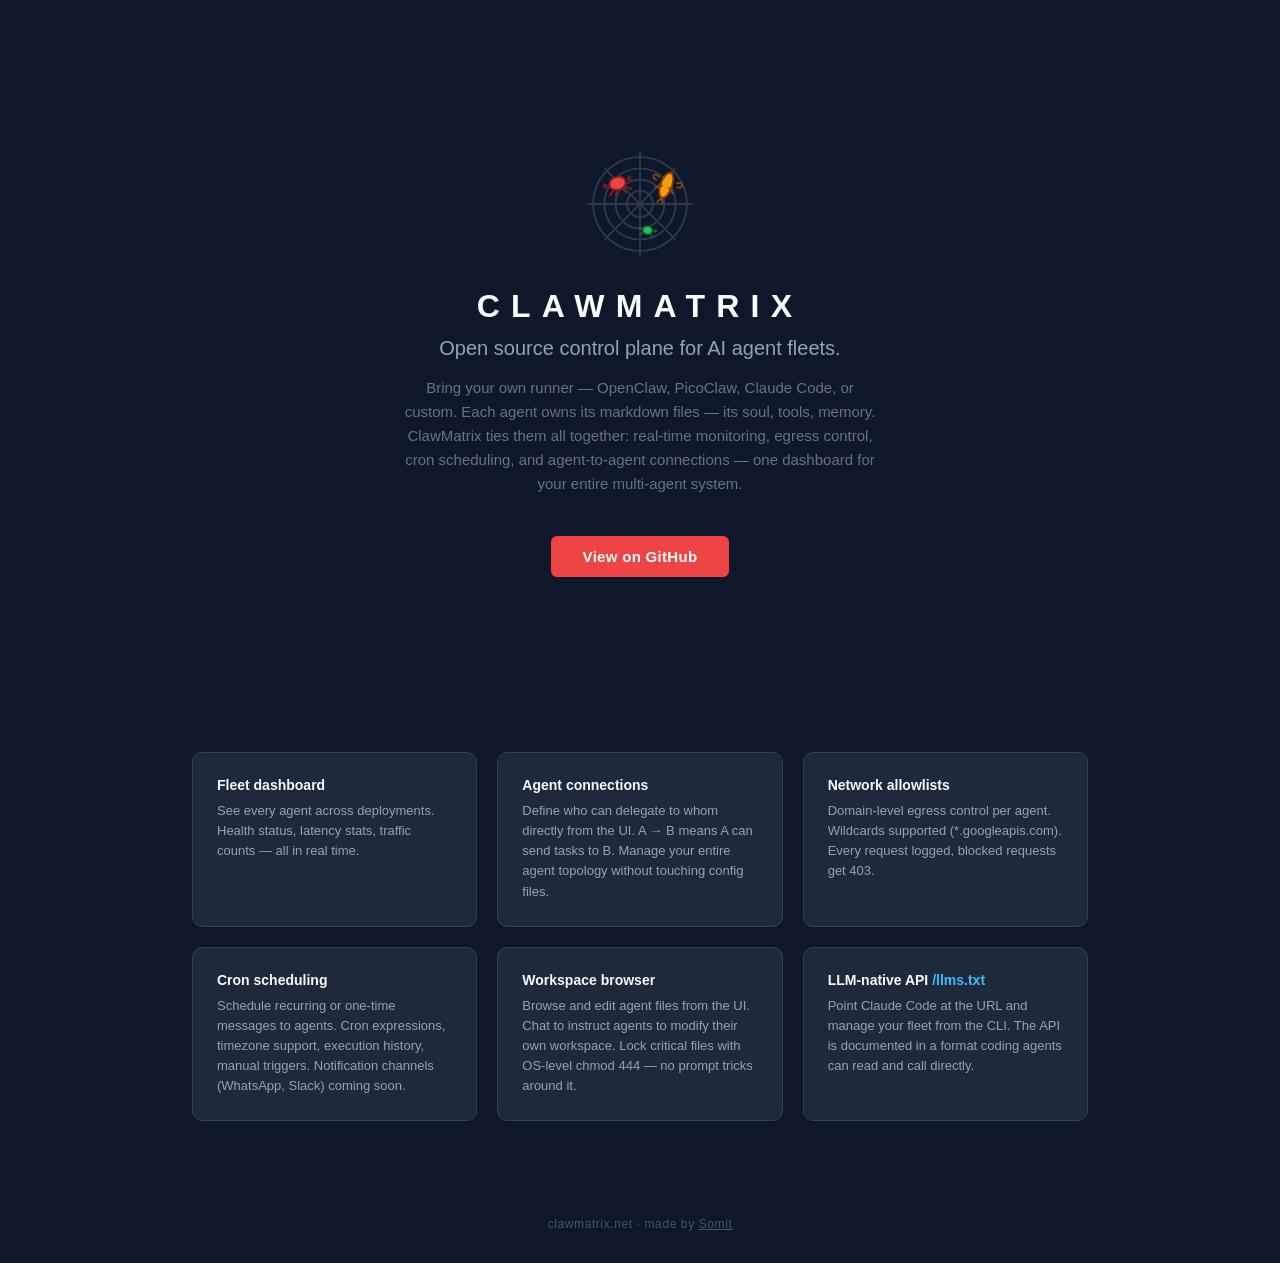
<file: website/index.html>
<!DOCTYPE html>
<html lang="en">
<head>
  <meta charset="UTF-8">
  <meta name="viewport" content="width=device-width, initial-scale=1.0">
  <title>ClawMatrix — Open Source AI Agent Control Plane</title>
  <meta name="description" content="ClawMatrix is an open source control plane for AI agent fleets. Monitor agents, control network egress, schedule tasks, and manage agent-to-agent connections — works with OpenClaw, PicoClaw, Claude Code, and any runtime.">
  <meta name="keywords" content="AI agent management, AI agent control plane, multi-agent orchestration, AI agent monitoring, agent fleet management, open source AI agents, agent network control, Claude agent, OpenClaw, PicoClaw, agent scheduling, agent-to-agent communication, AI agent platform">
  <link rel="canonical" href="https://clawmatrix.net">

  <!-- Open Graph -->
  <meta property="og:type" content="website">
  <meta property="og:url" content="https://clawmatrix.net">
  <meta property="og:title" content="ClawMatrix — Open Source AI Agent Control Plane">
  <meta property="og:description" content="Monitor agents, control network egress, schedule tasks, and manage agent-to-agent connections. Works with any agent runtime.">
  <meta property="og:image" content="https://clawmatrix.net/og.png">

  <!-- Twitter Card -->
  <meta name="twitter:card" content="summary_large_image">
  <meta name="twitter:title" content="ClawMatrix — Open Source AI Agent Control Plane">
  <meta name="twitter:description" content="Monitor agents, control network egress, schedule tasks, and manage agent-to-agent connections. Works with any agent runtime.">
  <meta name="twitter:image" content="https://clawmatrix.net/og.png">

  <!-- Structured Data -->
  <script type="application/ld+json">
  {
    "@context": "https://schema.org",
    "@type": "SoftwareApplication",
    "name": "ClawMatrix",
    "description": "Open source control plane for AI agent fleets. Register agents, control network egress, schedule tasks, and manage agent-to-agent connections.",
    "url": "https://clawmatrix.net",
    "applicationCategory": "DeveloperApplication",
    "operatingSystem": "Linux, macOS",
    "offers": { "@type": "Offer", "price": "0", "priceCurrency": "USD" },
    "codeRepository": "https://github.com/somit/clawmatrix",
    "license": "https://github.com/somit/clawmatrix/blob/main/LICENSE",
    "keywords": "AI agents, multi-agent, control plane, fleet management, orchestration"
  }
  </script>
  <style>
    *, *::before, *::after { margin: 0; padding: 0; box-sizing: border-box; }

    body {
      background: #0F172A;
      color: #E2E8F0;
      font-family: -apple-system, BlinkMacSystemFont, 'Segoe UI', Roboto, Oxygen, Ubuntu, Cantarell, sans-serif;
      -webkit-font-smoothing: antialiased;
    }

    /* Hero */
    .hero {
      min-height: 80vh;
      display: flex;
      flex-direction: column;
      align-items: center;
      justify-content: center;
      text-align: center;
      padding: 2rem;
    }

    .logo {
      width: 120px;
      height: 120px;
      margin-bottom: 1.5rem;
    }

    .wordmark {
      font-size: 2rem;
      font-weight: 700;
      letter-spacing: 0.35em;
      text-transform: uppercase;
      color: #F8FAFC;
      margin-bottom: 0.75rem;
    }

    .tagline {
      font-size: 1.25rem;
      color: #94A3B8;
      margin-bottom: 1rem;
      max-width: 520px;
    }

    .pitch {
      font-size: 0.9375rem;
      color: #64748B;
      max-width: 480px;
      line-height: 1.6;
      margin-bottom: 2.5rem;
    }

    .cta {
      display: inline-block;
      background: #EF4444;
      color: #fff;
      text-decoration: none;
      font-weight: 600;
      font-size: 0.9375rem;
      padding: 0.75rem 2rem;
      border-radius: 6px;
      letter-spacing: 0.02em;
      transition: background 0.15s;
    }

    .cta:hover { background: #DC2626; }

    /* Features */
    .features {
      max-width: 960px;
      margin: 0 auto;
      padding: 2rem 2rem 4rem;
      display: grid;
      grid-template-columns: repeat(3, 1fr);
      gap: 1.25rem;
    }

    .card {
      background: #1E293B;
      border: 1px solid #334155;
      border-radius: 10px;
      padding: 1.5rem;
    }

    .card-title {
      font-size: 0.875rem;
      font-weight: 600;
      color: #F8FAFC;
      margin-bottom: 0.5rem;
    }

    .card-desc {
      font-size: 0.8125rem;
      color: #94A3B8;
      line-height: 1.55;
    }

    .card-title .accent {
      color: #38BDF8;
    }

    /* Footer */
    .footer {
      text-align: center;
      padding: 2rem;
      font-size: 0.75rem;
      color: #475569;
      letter-spacing: 0.05em;
    }

    @media (max-width: 720px) {
      .features { grid-template-columns: 1fr; max-width: 400px; }
      .wordmark { font-size: 1.5rem; }
    }
  </style>
</head>
<body>
  <div class="hero">
    <!-- Logo: inlined from assets/logo.svg -->
    <svg class="logo" viewBox="0 0 128 128" fill="none" xmlns="http://www.w3.org/2000/svg" role="img" aria-label="ClawMatrix icon">
      <rect width="128" height="128" rx="18" fill="#0F172A"/>
      <g stroke="#334155" stroke-width="2" opacity="0.85">
        <circle cx="64" cy="64" r="14"/>
        <circle cx="64" cy="64" r="26"/>
        <circle cx="64" cy="64" r="38"/>
        <circle cx="64" cy="64" r="50"/>
        <path d="M64 8V120"/>
        <path d="M8 64H120"/>
        <path d="M26 26L102 102"/>
        <path d="M102 26L26 102"/>
      </g>
      <defs>
        <g id="crab-red" stroke="#7F1D1D" stroke-width="2" stroke-linecap="round" stroke-linejoin="round">
          <ellipse cx="0" cy="0" rx="9" ry="7" fill="#EF4444"/>
          <path d="M-12 -2 C-16 -6 -16 2 -12 0"/>
          <path d="M12 -2 C16 -6 16 2 12 0"/>
          <path d="M-7 6 L-12 10"/>
          <path d="M-3 7 L-6 12"/>
          <path d="M3 7 L6 12"/>
          <path d="M7 6 L12 10"/>
        </g>
        <g id="lobster" stroke="#92400E" stroke-width="2" stroke-linecap="round" stroke-linejoin="round">
          <ellipse cx="0" cy="0" rx="6" ry="14" fill="#F59E0B"/>
          <path d="M0 14 L-3 20"/>
          <path d="M0 14 L3 20"/>
          <path d="M-10 -6 C-18 -10 -18 -2 -12 -2"/>
          <path d="M10 -6 C18 -10 18 -2 12 -2"/>
          <path d="M-4 2 L-10 6"/>
          <path d="M4 2 L10 6"/>
        </g>
        <g id="crab-green" stroke="#166534" stroke-width="2" stroke-linecap="round" stroke-linejoin="round">
          <ellipse cx="0" cy="0" rx="6" ry="5" fill="#22C55E"/>
          <path d="M-8 -1 C-12 -4 -12 1 -8 0"/>
          <path d="M8 -1 C12 -4 12 1 8 0"/>
          <path d="M-5 4 L-8 7"/>
          <path d="M5 4 L8 7"/>
        </g>
      </defs>
      <g transform="translate(40 42) rotate(-18) scale(1)">
        <use href="#crab-red"/>
      </g>
      <g transform="translate(92 44) rotate(20) scale(1)">
        <use href="#lobster"/>
      </g>
      <g transform="translate(72 92) rotate(10) scale(0.85)">
        <use href="#crab-green"/>
      </g>
    </svg>

    <h1 class="wordmark">ClawMatrix</h1>
    <p class="tagline">Open source control plane for AI agent fleets.</p>
    <p class="pitch">Bring your own runner — OpenClaw, PicoClaw, Claude Code, or custom. Each agent owns its markdown files — its soul, tools, memory. ClawMatrix ties them all together: real-time monitoring, egress control, cron scheduling, and agent-to-agent connections — one dashboard for your entire multi-agent system.</p>
    <a class="cta" href="https://github.com/somit/clawmatrix">View on GitHub</a>
  </div>

  <div class="features">
    <div class="card">
      <div class="card-title">Fleet dashboard</div>
      <div class="card-desc">See every agent across deployments. Health status, latency stats, traffic counts — all in real time.</div>
    </div>
    <div class="card">
      <div class="card-title">Agent connections</div>
      <div class="card-desc">Define who can delegate to whom directly from the UI. <span class="accent">A → B</span> means A can send tasks to B. Manage your entire agent topology without touching config files.</div>
    </div>
    <div class="card">
      <div class="card-title">Network allowlists</div>
      <div class="card-desc">Domain-level egress control per agent. Wildcards supported (<span class="accent">*.googleapis.com</span>). Every request logged, blocked requests get <span class="accent">403</span>.</div>
    </div>
    <div class="card">
      <div class="card-title">Cron scheduling</div>
      <div class="card-desc">Schedule recurring or one-time messages to agents. Cron expressions, timezone support, execution history, manual triggers. Notification channels (WhatsApp, Slack) coming soon.</div>
    </div>
    <div class="card">
      <div class="card-title">Workspace browser</div>
      <div class="card-desc">Browse and edit agent files from the UI. Chat to instruct agents to modify their own workspace. Lock critical files with OS-level <span class="accent">chmod 444</span> — no prompt tricks around it.</div>
    </div>
    <div class="card">
      <div class="card-title">LLM-native API <span class="accent">/llms.txt</span></div>
      <div class="card-desc">Point Claude Code at the URL and manage your fleet from the CLI. The API is documented in a format coding agents can read and call directly.</div>
    </div>
  </div>

  <div class="footer">clawmatrix.net · made by <a href="https://www.somitsrivastava.com" style="color:#475569;text-decoration:underline">Somit</a></div>
</body>
</html>
</file>
